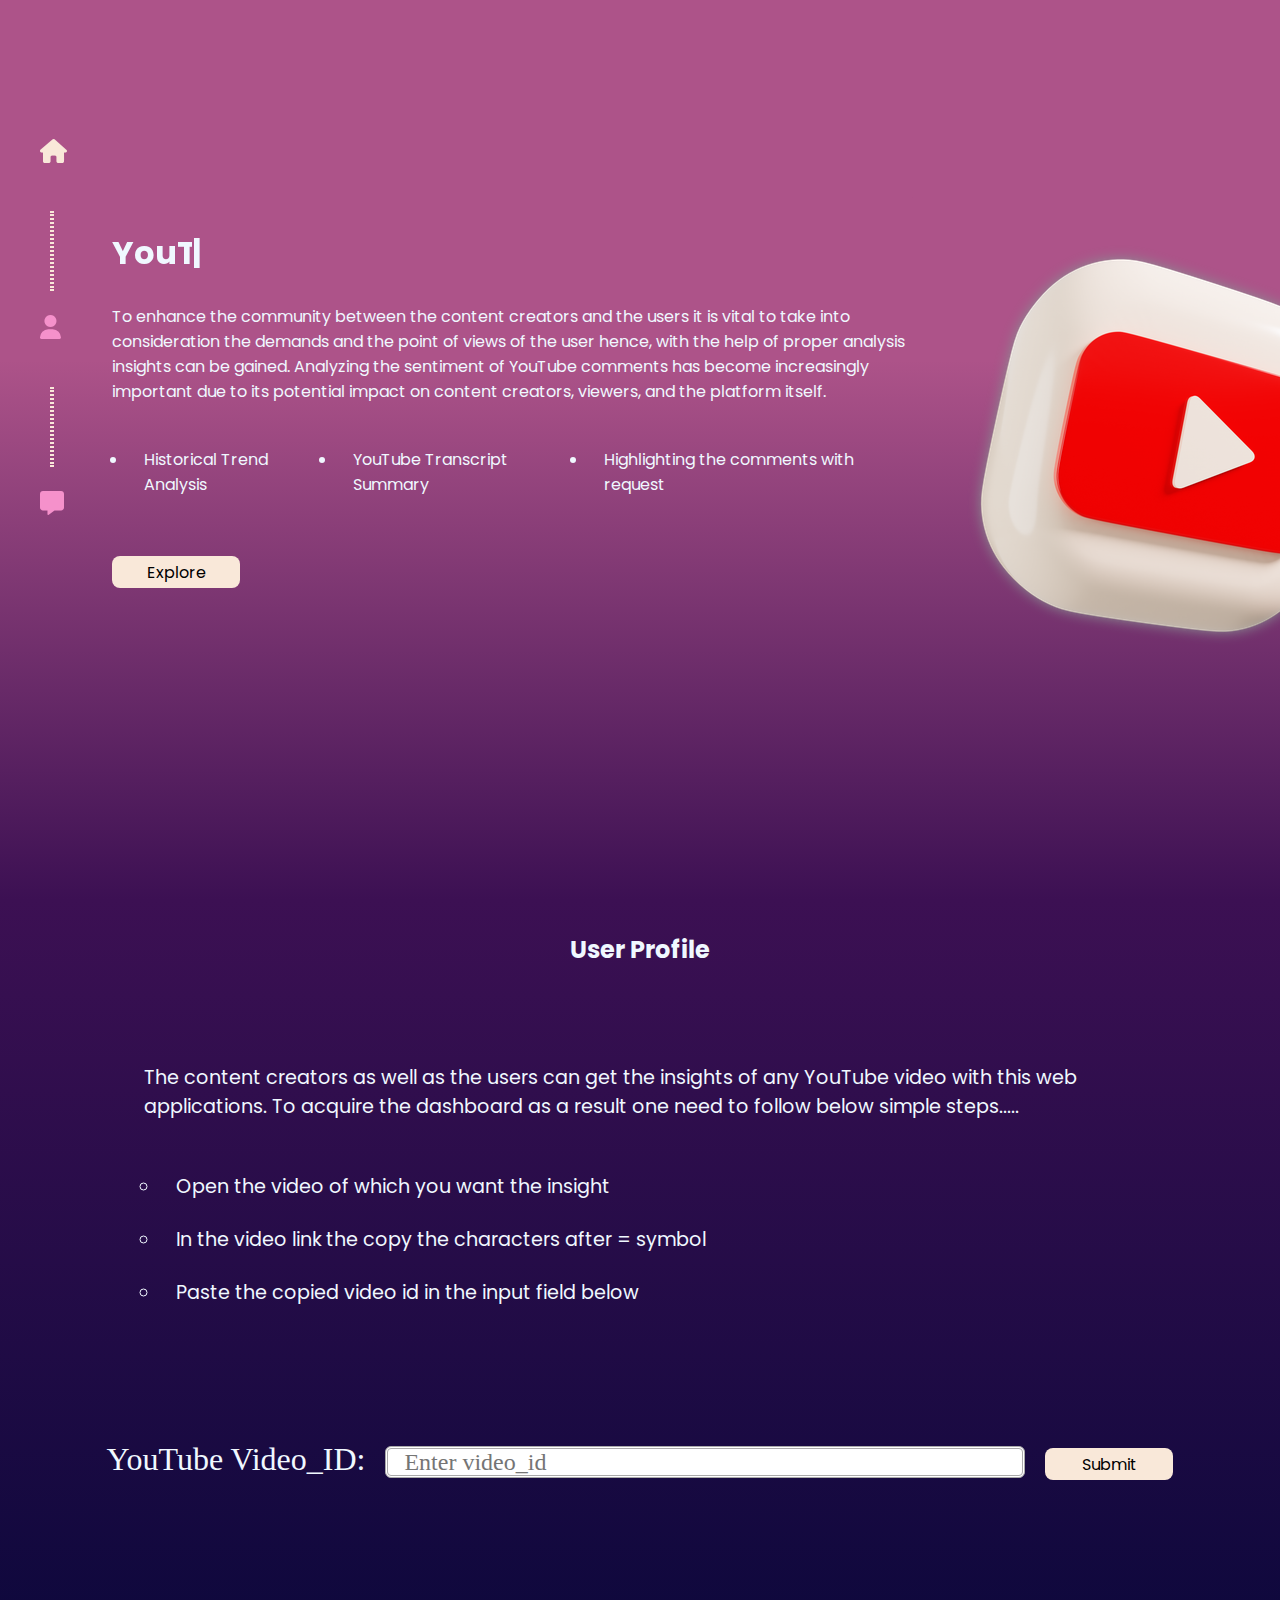
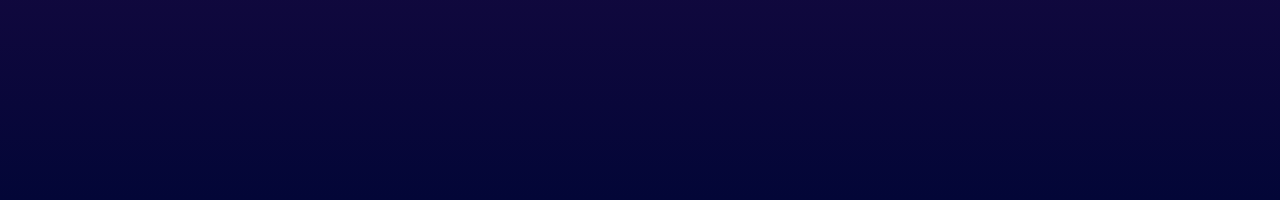
<file: templates/index.html>
<!DOCTYPE html>
<html lang="en">
<head>
    <meta charset="UTF-8">
    <meta name="viewport" content="width=device-width, initial-scale=1.0">
    <link rel="stylesheet" href="/static/style.css">
    <link rel="stylesheet" href="https://cdnjs.cloudflare.com/ajax/libs/font-awesome/6.2.0/css/all.min.css" />
    <title>Youtube Comment Sentiment Analysis</title>
    
</head>

<body>
    <div class="page1">
        <header>
            <nav class="nav-container"> 
                <ul>
                    <li class="active">
                        <a href="#">
                            <i class="fa fa-home" id="icon" ></i>
                        </a>
                    </li>
                    <span></span>
                    <li>
                        <a href="#page2">
                            <i class="fa fa-user" id="icon"></i>
                        </a>
                    </li>
                    <span></span>
                      <li>
                        <a href="#">
                            <i class="fa fa-message" id="icon"></i>
                        </a>
                    </li>
    
                </ul>
            </nav>
        </header>
        <main>
            <div class="container1">
              <div class="typing">
                <h1 class="typewriter">YouTube Comments Sentiment Analysis..</h1>
                
              </div>
              <p>
                To enhance the community between the content creators and the users it is vital to take into consideration the demands and the point of views of the user hence, with the help of proper analysis insights can be gained.
                Analyzing the sentiment of YouTube comments has become increasingly important due to its potential impact on content creators, viewers, and the platform itself.
      
                <ul class="features">
                    <li>Historical Trend Analysis</li>
                    <li>YouTube Transcript Summary</li>
                    <li>Highlighting the comments with request</li>
                </ul>
    
              </p>
                <a href="#"><button>Explore</button></a>
              
            </div>
            <div class="container2">
                <img src="/static/Images/youtube-logo.png" alt="">
            </div>
        </main>

    </div>

    <div class="page2" id="page2">
        <div class="user-profile">
            <h2>User Profile</h2>
            <div class="content">
                <p>
                    The content creators as well as the users can get the insights of any YouTube video with this web applications.
                    To acquire the dashboard as a result one need to follow below simple steps.....
                    <ul>
                    <li>Open the video of which you want the insight</li>
                    <li>In the video link the copy the characters after = symbol</li>
                    <li>Paste the copied video id in the input field below </li>
                </ul>
                </p>
            </div>
          
        </div>
        <div class="url">
            <form action="/process_input" method="post">
                <label >YouTube Video_ID:</label>
                <input type="text" name="query" placeholder="Enter video_id" required>
                <button type="submit">Submit</button>
            </form>
        </div>
        <div id="includedContent">

        </div>

    <script src="/static/YCSA.js"></script>

        <!--<div class="url">
            <label for="fname" name="query">YouTube URL: </label>
            <input type="text" class="url" id="url" name="query">
            <button>Submit<span class="emoji1"></span></button>
        </div>-->
        
    </div>
  
</body>
</html>
</file>
<file: static/style.css>
@import url("https://fonts.googleapis.com/css?family=Poppins:200,300,400,500,600,700,800,900&display=swap");

* {
  margin: 0;
  padding: 0;
  box-sizing: border-box;
  font-family: "Poppins", sans-serif;
}
body{


    width: 100%;
    min-height: 100vh;
    background-image: linear-gradient(#ad5389 40%,#3c1053);
}

.page1{
    display: flex;
    width: 100%;
    min-height: 100vh;
    background-image: linear-gradient(#ad5389 40%,#3c1053);
    align-items: center; 
}

span{
    content: "";
    position: fixed;
    height: 5rem;
    width: 0rem;
    border: 2px  dotted #F9E8D9;
    margin-left: 2.1rem;
    margin-top: -2rem;
}

.nav-container{

    display: flex;
    width: 5rem;
    height: 40rem;
    position: fixed;
    top: 2.5rem;
    left: 1rem;

}
.nav-container li{
    position: a;
    list-style-type: none;
    padding: 0.5rem;

}
.nav-container i{
    height: 7rem;
    font-size: 1.5rem;
    padding: 1rem;
    color: #f591cb;
    margin-top: 3rem;
}
.nav-container li.active i{
    color: #F9E8D9;
}
.container1{
    height: 20rem;
    width: 50rem;
    margin-left: 7rem;
    margin-top: 2rem;


}
.container1 h1{
    opacity: 1;
    color: aliceblue;

}
.typewriter{
    position: relative;
}
.typewriter::after{
    content: '|';
    position: absolute;
    right: 0px;
    color: aliceblue;
    background-color: #ad5389 ;
    background-blend-mode: lighten;
    width: 90%;
    animation: typing 3.5s steps(26,end) infinite,
               blink-caret .75s step-end infinite;  
}
@keyframes typing{
    to{
        width: 10%;
    }
}
@keyframes blink-caret {
    from, to { color: transparent }
    50% { color: aliceblue; }
  }

.container1 p,ul{
    color: aliceblue;
    font-size: 1rem;
    margin-top: 1.7rem;
}
.features{
    display: flex;
    flex-wrap: nowrap;
    margin-left: 1rem;
   
}
button{
    height: 2rem;
    width: 8rem;

    margin-top: 1rem;
    background-color: #F9E8D9;
    border-radius: 8px;
    border: #ddd;
    font-size: 1rem;
    cursor: pointer;
}
button:hover{
    background-color: #ea93c6;
}
main{
    display: flex;
}

.container2 img{

    filter: drop-shadow(0 0 0.4rem rgb(136, 141, 145));


}
.page2{
    top: 100vh;
    width: 100%;
    height: 100vh;
    background-image:linear-gradient(#3c1053, #030637);
    
}
label{
    font-size: 2rem;
    font-family: 'Lucida Sans';
    color: aliceblue;
}
.url{

    width: 100%;
    text-align: center;
    margin-top: 5rem;
   margin-bottom: 2rem;
}
input{
    max-height: 2rem;
    width: 40rem;
    font-size: 1.5rem;
    font-family: 'Lucida Sans';
    border: double #aaa 0.2rem;
    border-radius: 6px;
    margin:1rem;
}
input:placeholder-shown{
    padding-left: 1rem;
}
.url button{
    height: 2rem;
    margin-top: -0.5rem;
}
.user-profile{
    width: 100%;
    height: 50vh;
    display: flex;
    flex-direction: column;
    align-items: center;
}
.user-profile h2{
    color: aliceblue;
    text-align: center;
   
    padding: 2rem;
}
.features li{
    padding: 1rem;
}
.content{
    height: 20rem;
    width: 80%;
    font-size: 1.2rem;
    color: aliceblue;
    margin-top: 3rem;
}
.content p{
    padding: 1rem;
}
.content li{
    padding: 1rem;
    margin-left: 2rem;
    margin-top: -0.5rem;
    font-size: 1.2rem;
}
.content ul{
    list-style-type: circle;
}
</file>
